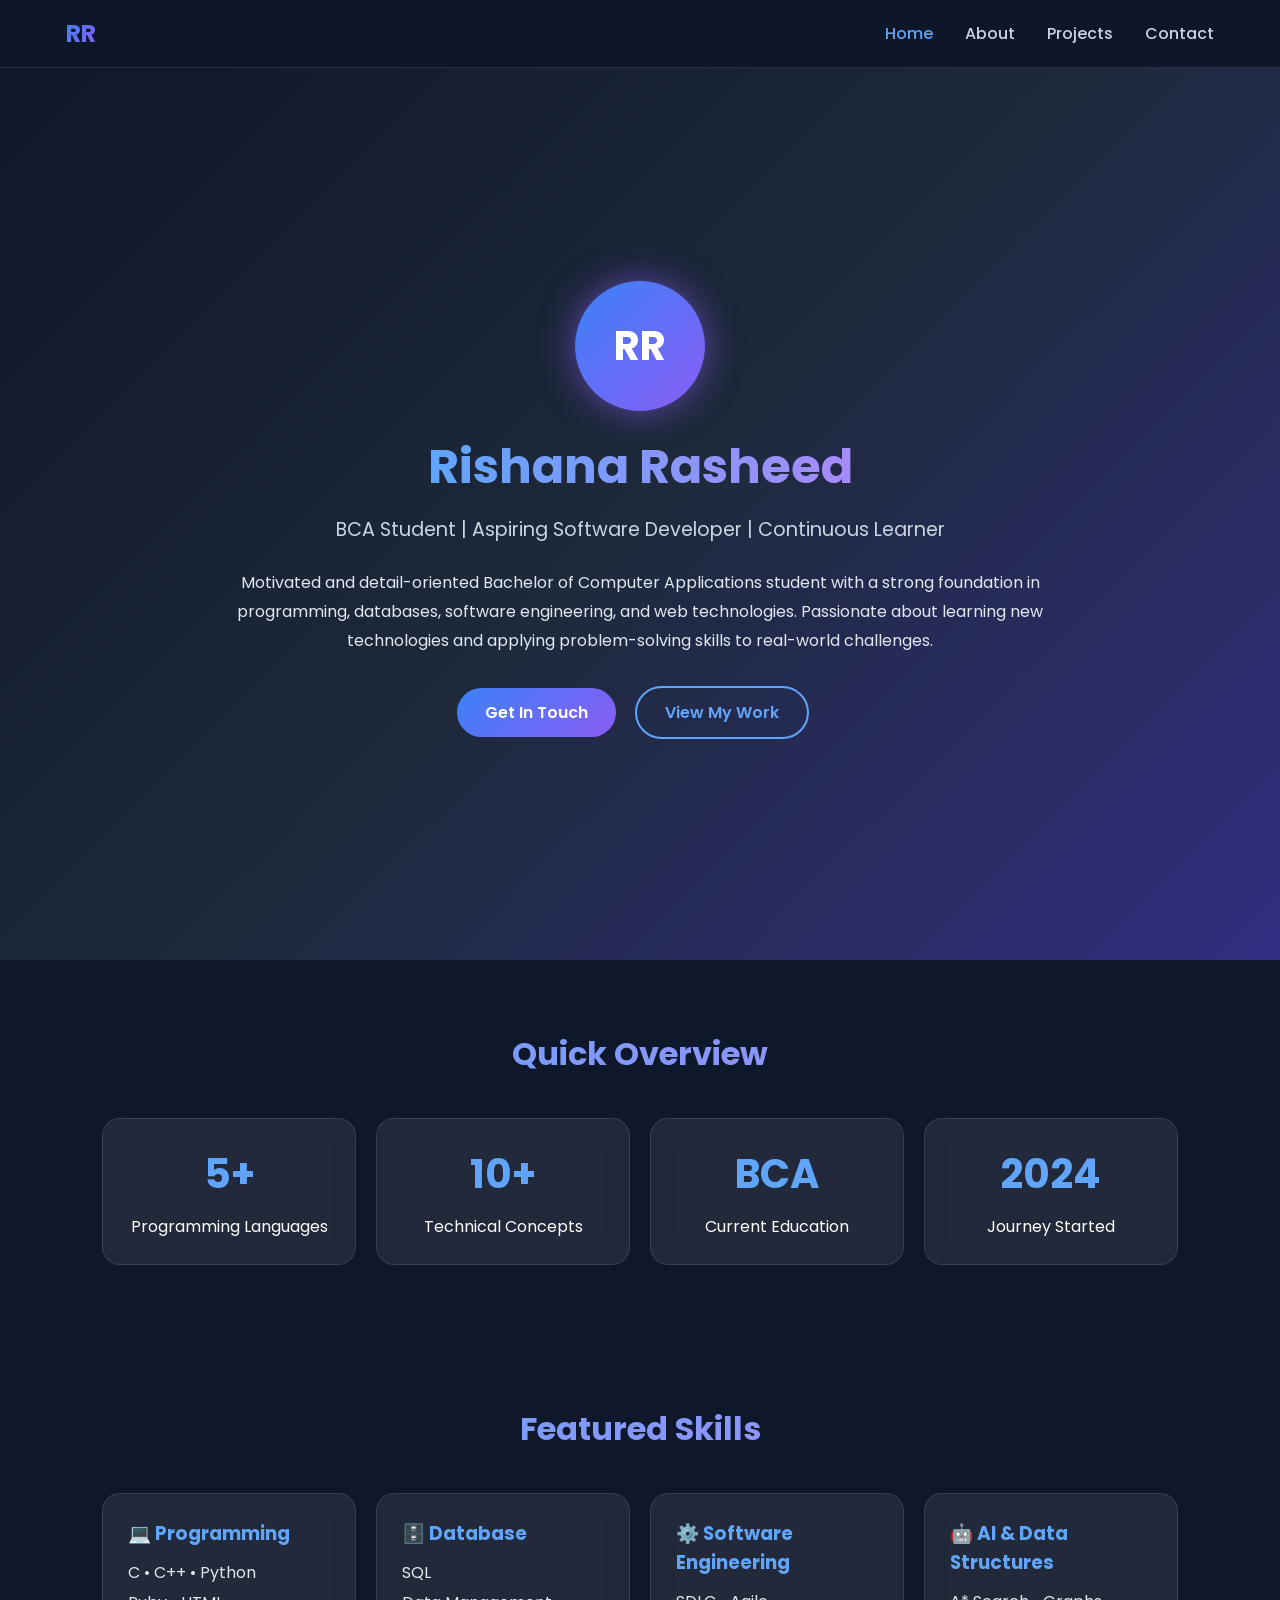
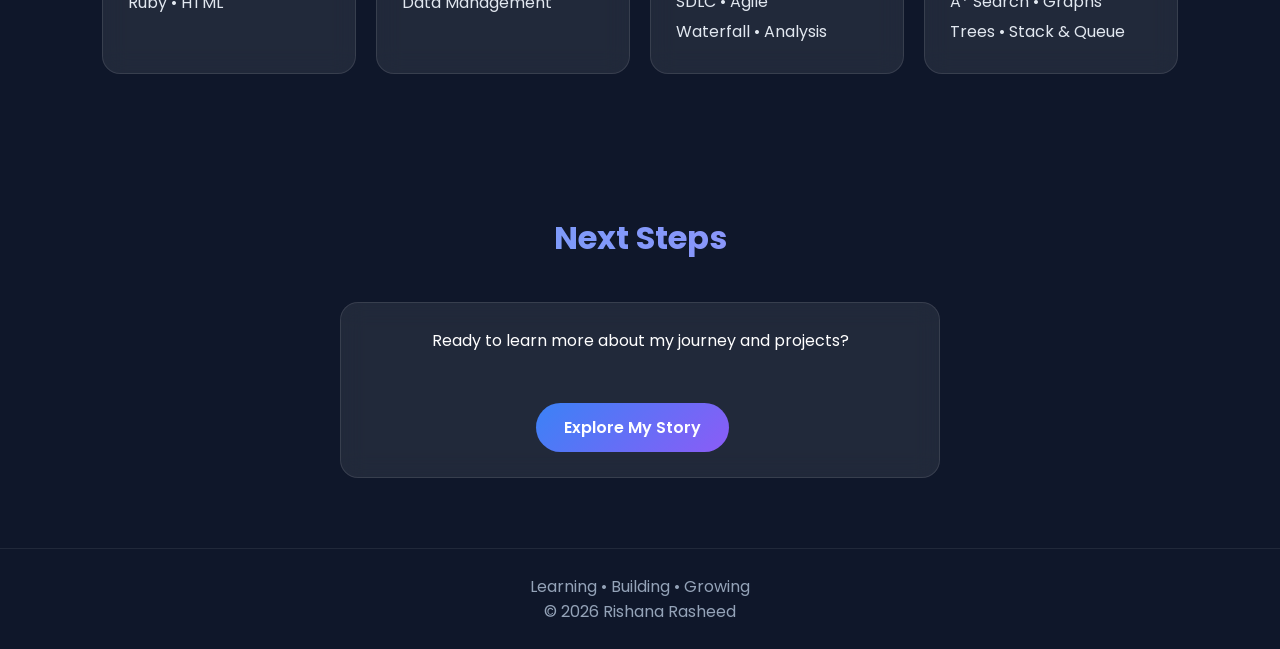
<file: index.html>
<!DOCTYPE html>
<html lang="en">
<head>
<meta charset="UTF-8">
<meta name="viewport" content="width=device-width, initial-scale=1.0">
<title>Rishana Rasheed | Portfolio</title>

<link href="https://fonts.googleapis.com/css2?family=Poppins:wght@300;400;500;600;700&display=swap" rel="stylesheet">
<link rel="stylesheet" href="styles.css">

</head>
<body>

<!-- Navigation -->
<nav class="navbar">
    <div class="nav-container">
        <div class="nav-logo">
            <a href="index.html">RR</a>
        </div>
        <ul class="nav-menu">
            <li><a href="index.html" class="active">Home</a></li>
            <li><a href="about.html">About</a></li>
            <li><a href="projects.html">Projects</a></li>
            <li><a href="contact.html">Contact</a></li>
        </ul>
        <div class="hamburger">
            <span></span>
            <span></span>
            <span></span>
        </div>
    </div>
</nav>

<header>
    <div class="hero fade">
        <div class="avatar">RR</div>

        <h1>
            <span class="highlight">Rishana Rasheed</span>
        </h1>

        <p class="tagline">
            BCA Student | Aspiring Software Developer | Continuous Learner
        </p>

        <p class="about">
            Motivated and detail-oriented Bachelor of Computer Applications
            student with a strong foundation in programming, databases,
            software engineering, and web technologies. Passionate about
            learning new technologies and applying problem-solving skills
            to real-world challenges.
        </p>

        <a href="contact.html" class="btn">Get In Touch</a>
        <a href="projects.html" class="btn btn-secondary">View My Work</a>
    </div>
</header>

<section>
    <h2 class="section-title">Quick Overview</h2>
    
    <div class="stats">
        <div class="glass stat">
            <h2>5+</h2>
            <p>Programming Languages</p>
        </div>

        <div class="glass stat">
            <h2>10+</h2>
            <p>Technical Concepts</p>
        </div>

        <div class="glass stat">
            <h2>BCA</h2>
            <p>Current Education</p>
        </div>

        <div class="glass stat">
            <h2>2024</h2>
            <p>Journey Started</p>
        </div>
    </div>
</section>

<section>
    <h2 class="section-title">Featured Skills</h2>
    
    <div class="cards">
        <div class="glass card">
            <h3>💻 Programming</h3>
            <p class="skills-list">
                C • C++ • Python<br>
                Ruby • HTML
            </p>
        </div>

        <div class="glass card">
            <h3>🗄️ Database</h3>
            <p class="skills-list">
                SQL<br>
                Data Management
            </p>
        </div>

        <div class="glass card">
            <h3>⚙️ Software Engineering</h3>
            <p class="skills-list">
                SDLC • Agile<br>
                Waterfall • Analysis
            </p>
        </div>

        <div class="glass card">
            <h3>🤖 AI & Data Structures</h3>
            <p class="skills-list">
                A* Search • Graphs<br>
                Trees • Stack & Queue
            </p>
        </div>
    </div>
</section>

<section>
    <h2 class="section-title">Next Steps</h2>
    
    <div class="glass" style="text-align: center; max-width: 600px; margin: auto;">
        <p style="margin-bottom: 20px;">Ready to learn more about my journey and projects?</p>
        <a href="about.html" class="btn">Explore My Story</a>
    </div>
</section>

<footer>
    Learning • Building • Growing <br>
    © 2026 Rishana Rasheed
</footer>

<script src="script.js"></script>
</body>
</html>
</file>
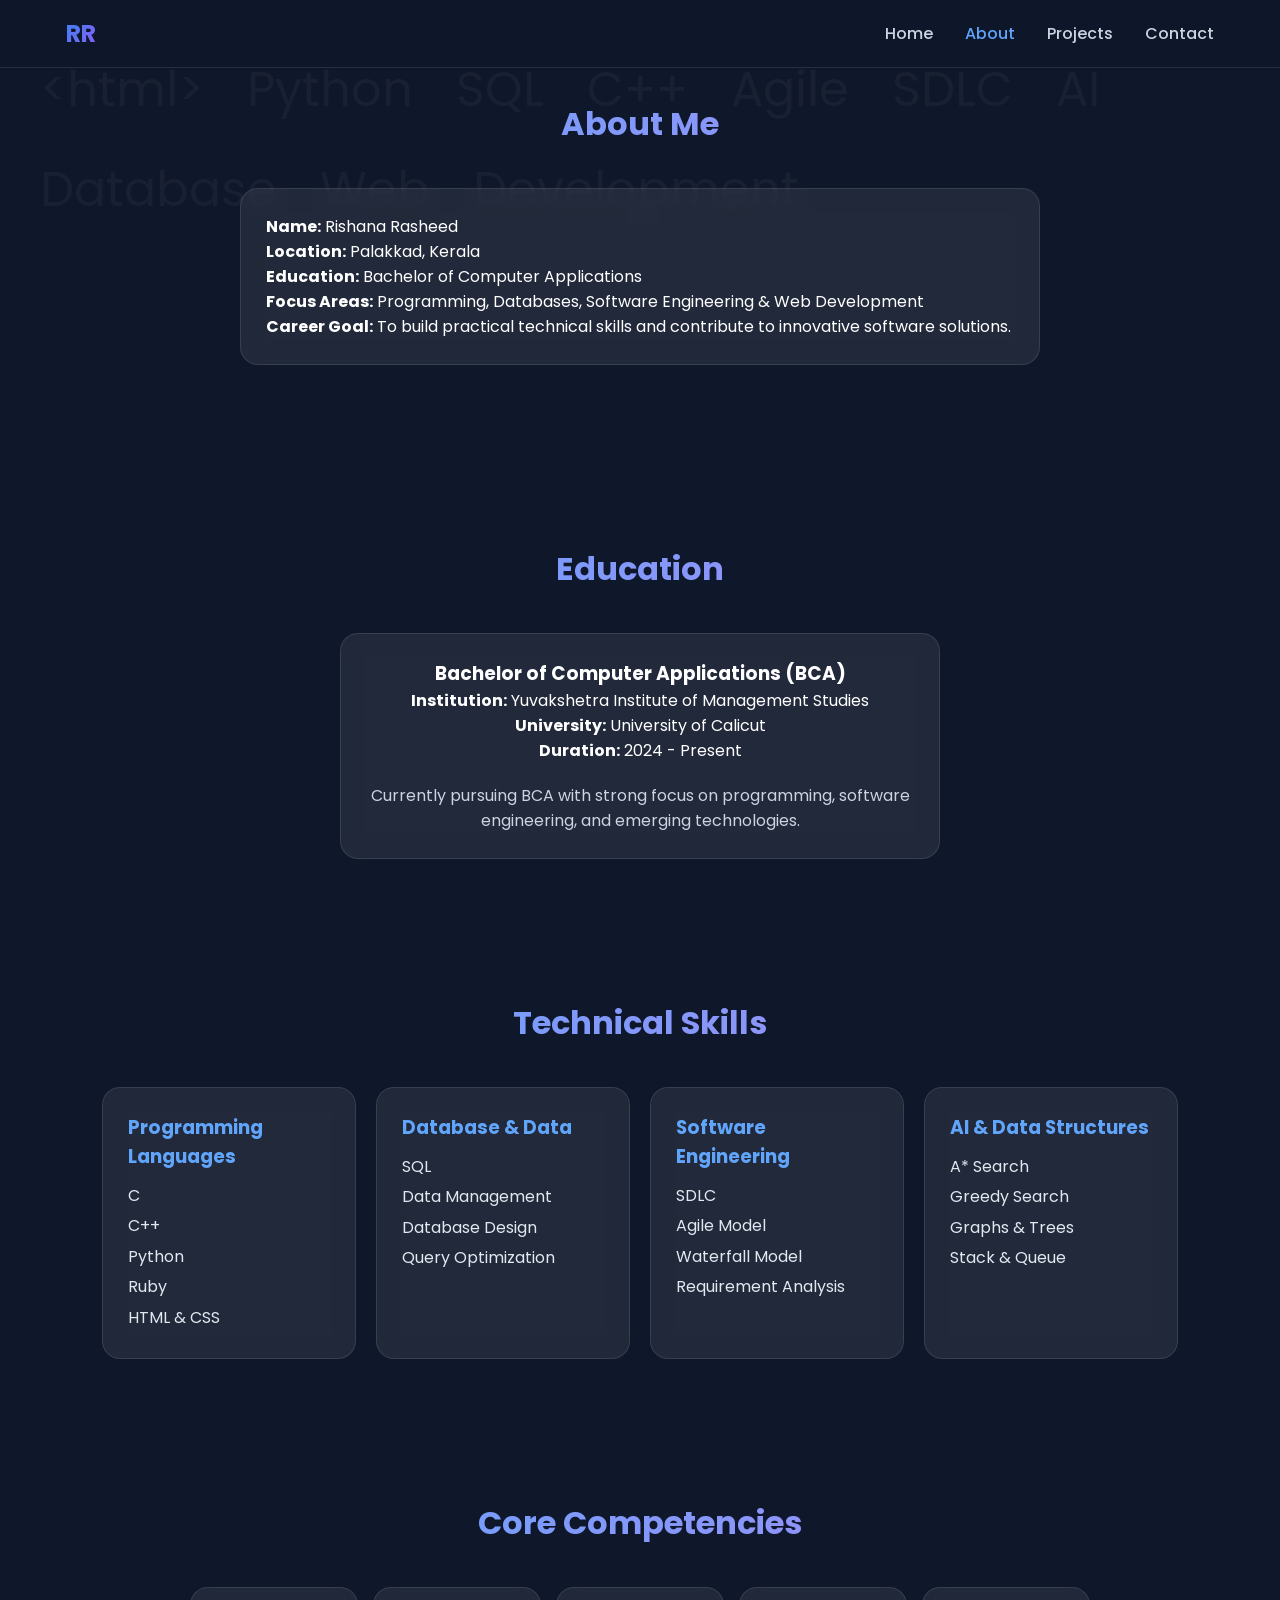
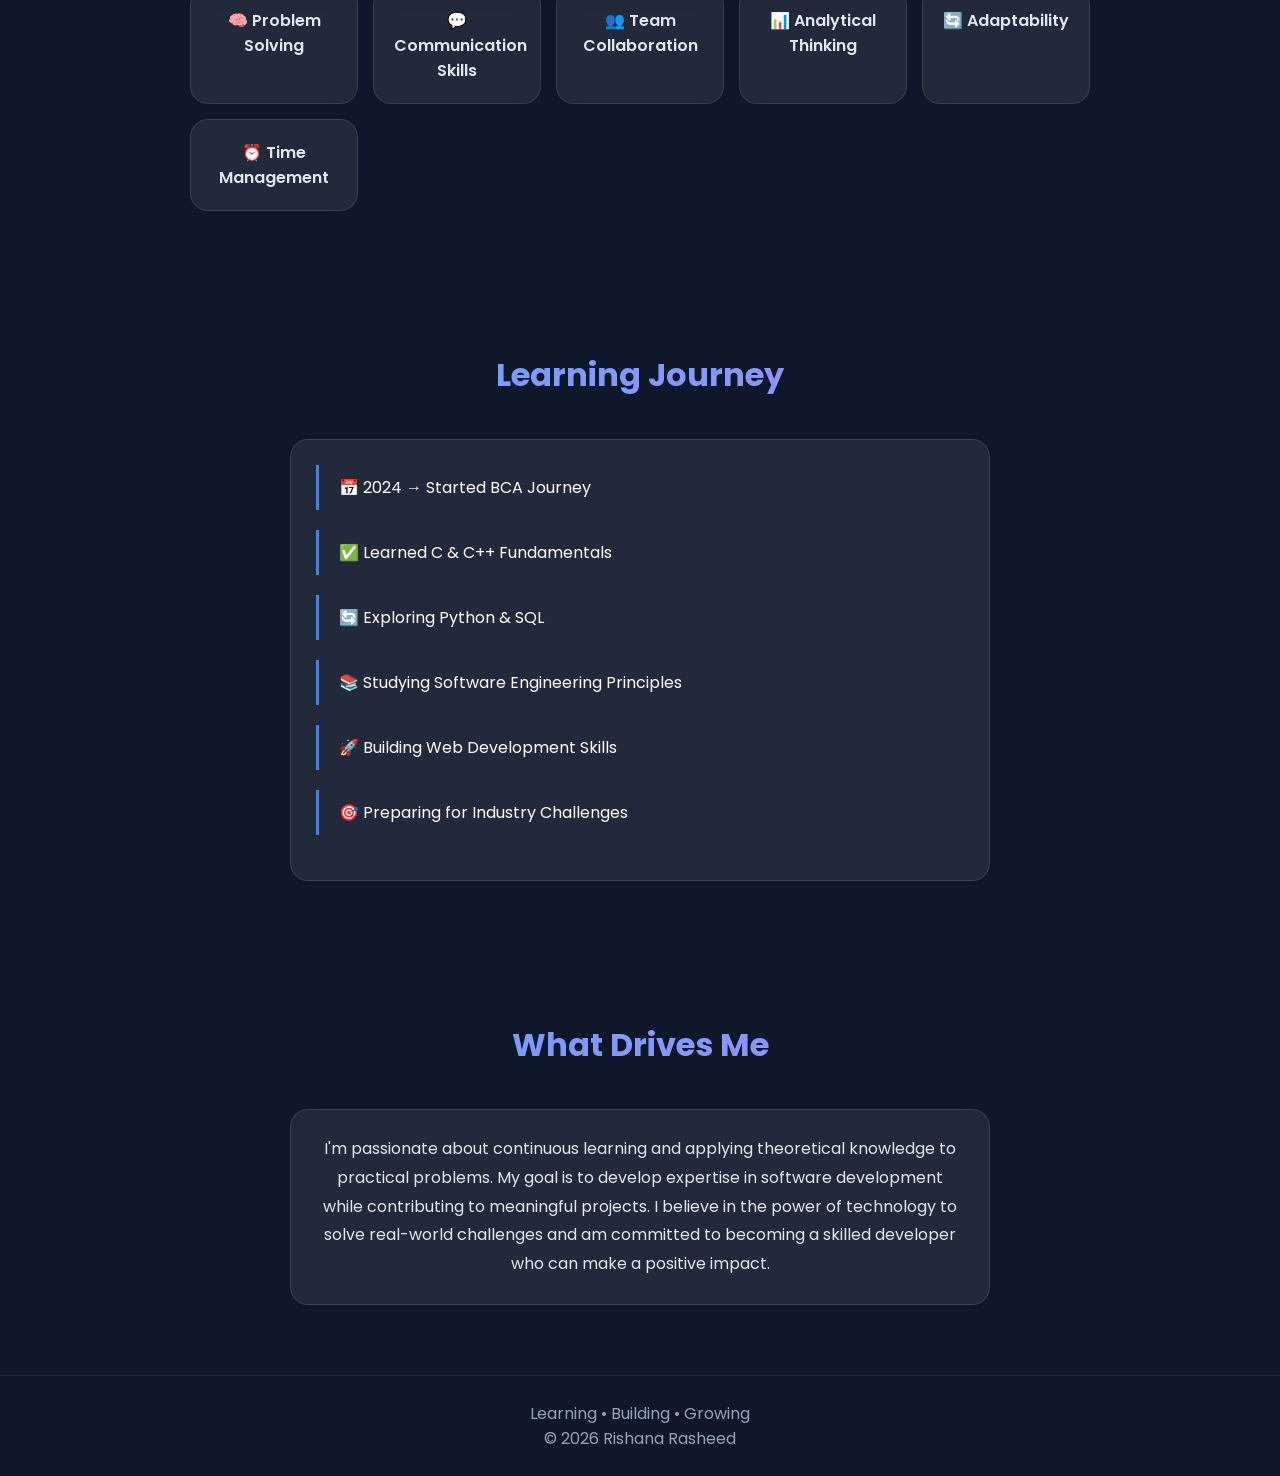
<file: about.html>
<!DOCTYPE html>
<html lang="en">
<head>
<meta charset="UTF-8">
<meta name="viewport" content="width=device-width, initial-scale=1.0">
<title>About Me | Rishana Rasheed</title>

<link href="https://fonts.googleapis.com/css2?family=Poppins:wght@300;400;500;600;700&display=swap" rel="stylesheet">
<link rel="stylesheet" href="styles.css">

</head>
<body>

<!-- Navigation -->
<nav class="navbar">
    <div class="nav-container">
        <div class="nav-logo">
            <a href="index.html">RR</a>
        </div>
        <ul class="nav-menu">
            <li><a href="index.html">Home</a></li>
            <li><a href="about.html" class="active">About</a></li>
            <li><a href="projects.html">Projects</a></li>
            <li><a href="contact.html">Contact</a></li>
        </ul>
        <div class="hamburger">
            <span></span>
            <span></span>
            <span></span>
        </div>
    </div>
</nav>

<section style="padding-top: 100px;">
    <h2 class="section-title">About Me</h2>

    <div class="glass" style="max-width: 800px; margin: auto; margin-bottom: 40px;">
        <p><strong>Name:</strong> Rishana Rasheed</p>
        <p><strong>Location:</strong> Palakkad, Kerala</p>
        <p><strong>Education:</strong> Bachelor of Computer Applications</p>
        <p><strong>Focus Areas:</strong> Programming, Databases, Software Engineering & Web Development</p>
        <p><strong>Career Goal:</strong> To build practical technical skills and contribute to innovative software solutions.</p>
    </div>
</section>

<section>
    <h2 class="section-title">Education</h2>

    <div class="glass education" style="max-width: 600px; margin: auto;">
        <h3>Bachelor of Computer Applications (BCA)</h3>
        <p><strong>Institution:</strong> Yuvakshetra Institute of Management Studies</p>
        <p><strong>University:</strong> University of Calicut</p>
        <p><strong>Duration:</strong> 2024 - Present</p>
        <p style="margin-top: 20px; color: #cbd5e1;">Currently pursuing BCA with strong focus on programming, software engineering, and emerging technologies.</p>
    </div>
</section>

<section>
    <h2 class="section-title">Technical Skills</h2>

    <div class="cards">

        <div class="glass card">
            <h3>Programming Languages</h3>
            <p class="skills-list">
                C<br>
                C++<br>
                Python<br>
                Ruby<br>
                HTML & CSS
            </p>
        </div>

        <div class="glass card">
            <h3>Database & Data</h3>
            <p class="skills-list">
                SQL<br>
                Data Management<br>
                Database Design<br>
                Query Optimization
            </p>
        </div>

        <div class="glass card">
            <h3>Software Engineering</h3>
            <p class="skills-list">
                SDLC<br>
                Agile Model<br>
                Waterfall Model<br>
                Requirement Analysis
            </p>
        </div>

        <div class="glass card">
            <h3>AI & Data Structures</h3>
            <p class="skills-list">
                A* Search<br>
                Greedy Search<br>
                Graphs & Trees<br>
                Stack & Queue
            </p>
        </div>

    </div>
</section>

<section>
    <h2 class="section-title">Core Competencies</h2>

    <div class="competencies-grid">
        <div class="glass">🧠 Problem Solving</div>
        <div class="glass">💬 Communication Skills</div>
        <div class="glass">👥 Team Collaboration</div>
        <div class="glass">📊 Analytical Thinking</div>
        <div class="glass">🔄 Adaptability</div>
        <div class="glass">⏰ Time Management</div>
    </div>
</section>

<section>
    <h2 class="section-title">Learning Journey</h2>

    <div class="glass timeline" style="max-width: 700px; margin: auto;">
        <div class="timeline-item">📅 2024 → Started BCA Journey</div>
        <div class="timeline-item">✅ Learned C & C++ Fundamentals</div>
        <div class="timeline-item">🔄 Exploring Python & SQL</div>
        <div class="timeline-item">📚 Studying Software Engineering Principles</div>
        <div class="timeline-item">🚀 Building Web Development Skills</div>
        <div class="timeline-item">🎯 Preparing for Industry Challenges</div>
    </div>
</section>

<section>
    <h2 class="section-title">What Drives Me</h2>

    <div class="glass" style="max-width: 700px; margin: auto; text-align: center;">
        <p style="line-height: 1.8; color: #e2e8f0;">
            I'm passionate about continuous learning and applying theoretical knowledge to practical problems. 
            My goal is to develop expertise in software development while contributing to meaningful projects. 
            I believe in the power of technology to solve real-world challenges and am committed to becoming 
            a skilled developer who can make a positive impact.
        </p>
    </div>
</section>

<footer>
    Learning • Building • Growing <br>
    © 2026 Rishana Rasheed
</footer>

<script src="script.js"></script>
</body>
</html>
</file>
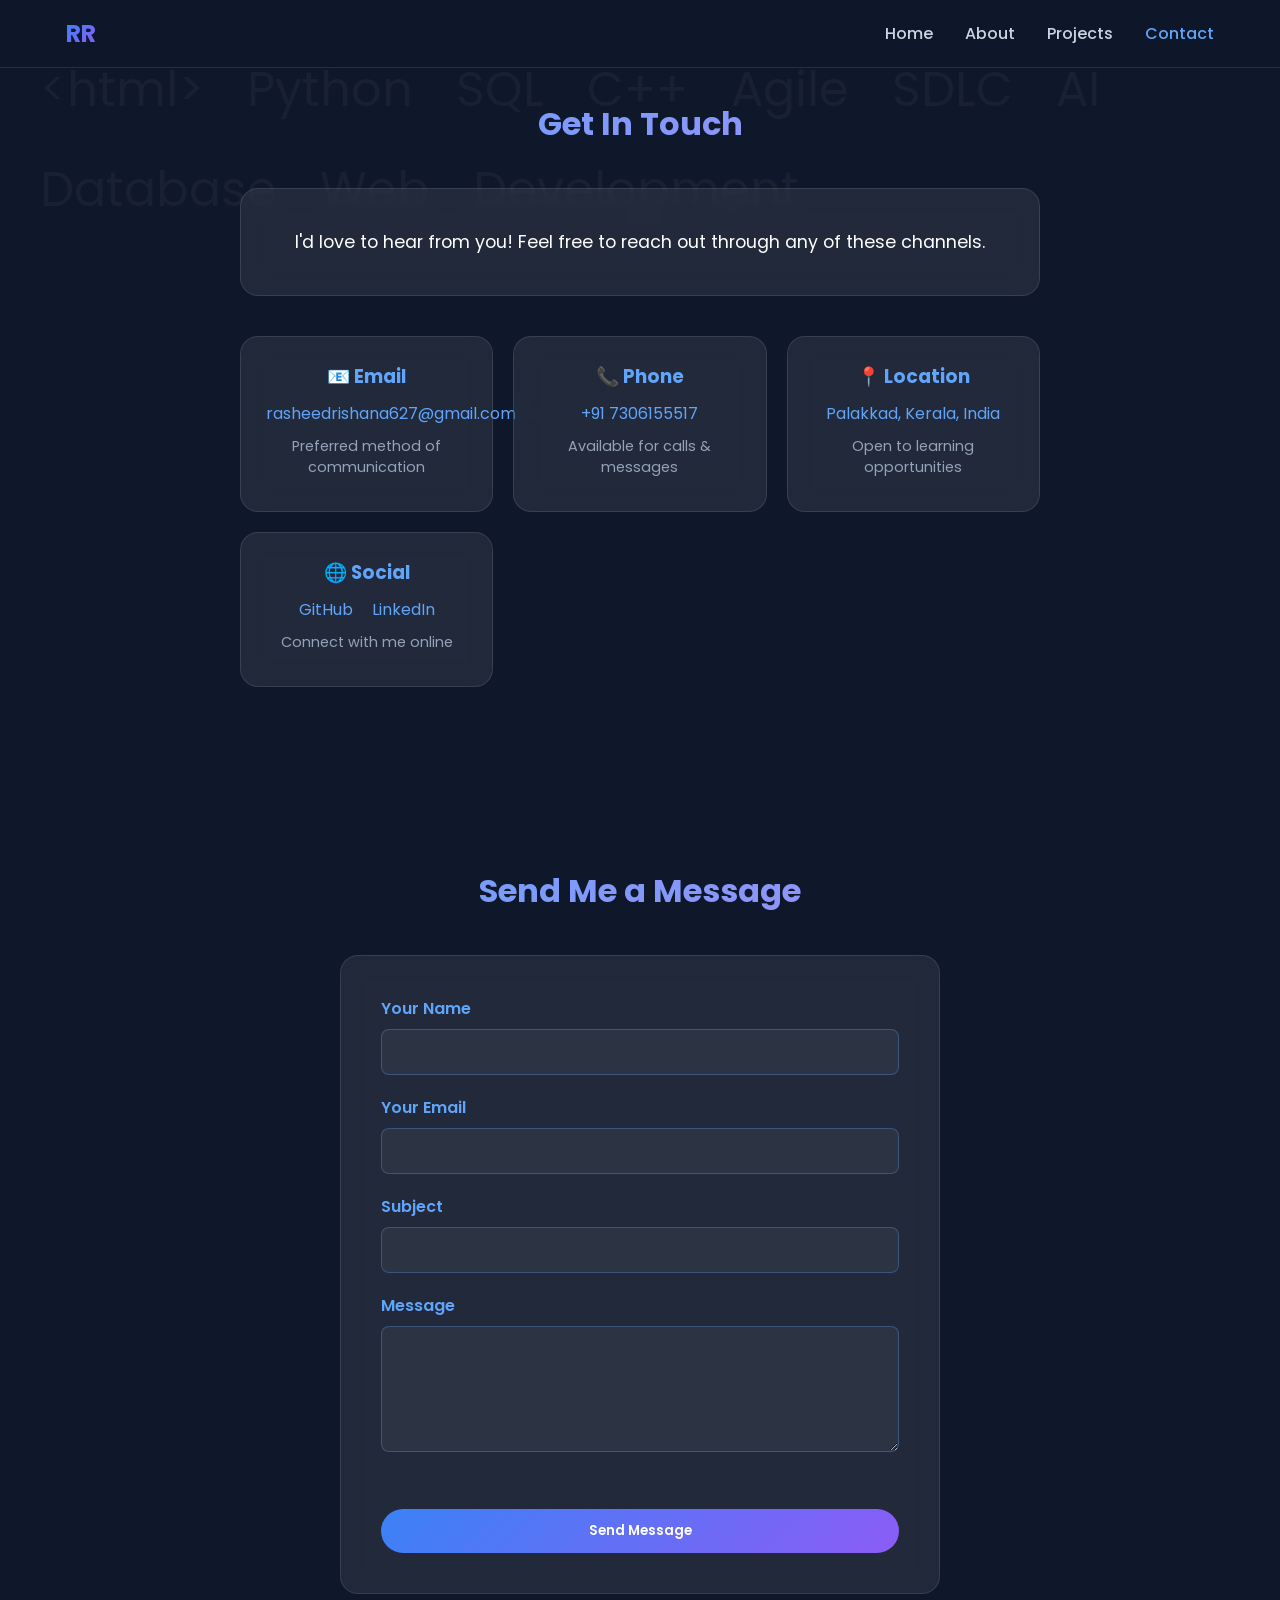
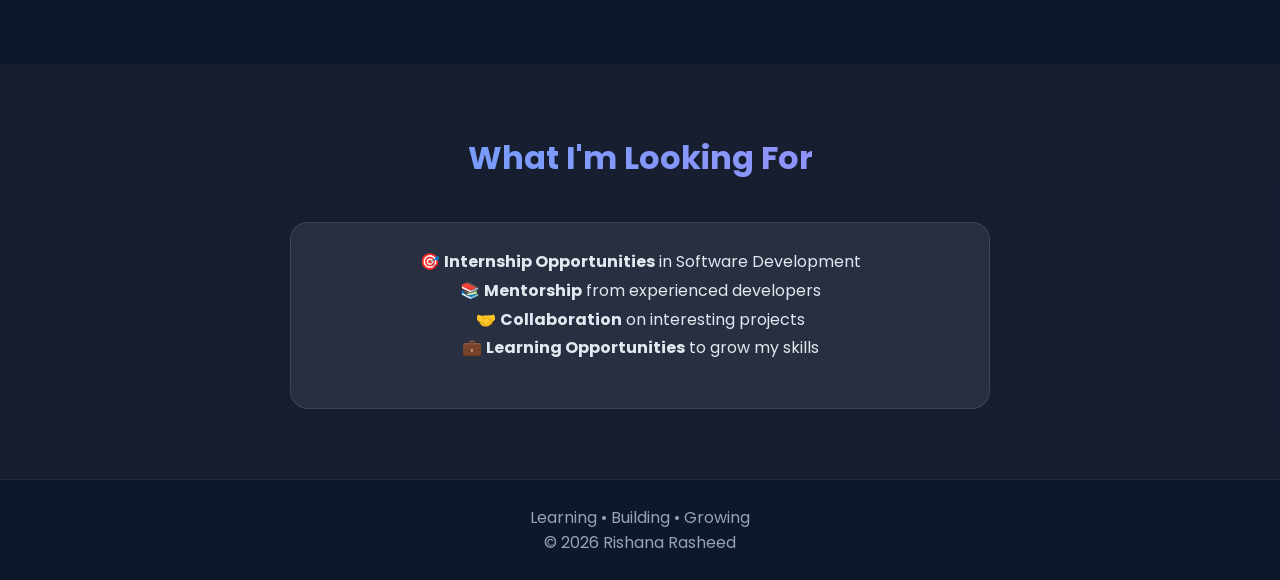
<file: contact.html>
<!DOCTYPE html>
<html lang="en">
<head>
<meta charset="UTF-8">
<meta name="viewport" content="width=device-width, initial-scale=1.0">
<title>Contact | Rishana Rasheed</title>

<link href="https://fonts.googleapis.com/css2?family=Poppins:wght@300;400;500;600;700&display=swap" rel="stylesheet">
<link rel="stylesheet" href="styles.css">

</head>
<body>

<!-- Navigation -->
<nav class="navbar">
    <div class="nav-container">
        <div class="nav-logo">
            <a href="index.html">RR</a>
        </div>
        <ul class="nav-menu">
            <li><a href="index.html">Home</a></li>
            <li><a href="about.html">About</a></li>
            <li><a href="projects.html">Projects</a></li>
            <li><a href="contact.html" class="active">Contact</a></li>
        </ul>
        <div class="hamburger">
            <span></span>
            <span></span>
            <span></span>
        </div>
    </div>
</nav>

<section style="padding-top: 100px;">
    <h2 class="section-title">Get In Touch</h2>

    <div style="max-width: 800px; margin: auto;">
        <div class="glass contact-info" style="margin-bottom: 40px; text-align: center;">
            <p style="font-size: 1.1rem; margin: 15px 0;">I'd love to hear from you! Feel free to reach out through any of these channels.</p>
        </div>

        <div class="contact-grid">
            <div class="glass contact-item">
                <h3>📧 Email</h3>
                <p><a href="mailto:rasheedrishana627@gmail.com" style="color: #60a5fa; text-decoration: none;">rasheedrishana627@gmail.com</a></p>
                <p style="font-size: 0.9rem; color: #94a3b8; margin-top: 10px;">Preferred method of communication</p>
            </div>

            <div class="glass contact-item">
                <h3>📞 Phone</h3>
                <p><a href="tel:+917306155517" style="color: #60a5fa; text-decoration: none;">+91 7306155517</a></p>
                <p style="font-size: 0.9rem; color: #94a3b8; margin-top: 10px;">Available for calls & messages</p>
            </div>

            <div class="glass contact-item">
                <h3>📍 Location</h3>
                <p style="color: #60a5fa;">Palakkad, Kerala, India</p>
                <p style="font-size: 0.9rem; color: #94a3b8; margin-top: 10px;">Open to learning opportunities</p>
            </div>

            <div class="glass contact-item">
                <h3>🌐 Social</h3>
                <p style="margin: 10px 0;">
                    <a href="#" style="color: #60a5fa; text-decoration: none; margin-right: 15px;">GitHub</a>
                    <a href="#" style="color: #60a5fa; text-decoration: none;">LinkedIn</a>
                </p>
                <p style="font-size: 0.9rem; color: #94a3b8; margin-top: 10px;">Connect with me online</p>
            </div>
        </div>
    </div>
</section>

<section>
    <h2 class="section-title">Send Me a Message</h2>

    <div class="glass contact-form" style="max-width: 600px; margin: auto;">
        <form id="contactForm">
            <div class="form-group">
                <label for="name">Your Name</label>
                <input type="text" id="name" name="name" required>
            </div>

            <div class="form-group">
                <label for="email">Your Email</label>
                <input type="email" id="email" name="email" required>
            </div>

            <div class="form-group">
                <label for="subject">Subject</label>
                <input type="text" id="subject" name="subject" required>
            </div>

            <div class="form-group">
                <label for="message">Message</label>
                <textarea id="message" name="message" rows="5" required></textarea>
            </div>

            <button type="submit" class="btn" style="width: 100%; text-align: center; border: none; cursor: pointer;">
                Send Message
            </button>

            <p id="formMessage" style="text-align: center; margin-top: 15px; display: none;"></p>
        </form>
    </div>
</section>

<section style="background: rgba(255,255,255,0.03);">
    <h2 class="section-title">What I'm Looking For</h2>

    <div class="glass" style="max-width: 700px; margin: auto; text-align: center;">
        <p style="line-height: 1.8; color: #e2e8f0; margin-bottom: 20px;">
            🎯 <strong>Internship Opportunities</strong> in Software Development<br>
            📚 <strong>Mentorship</strong> from experienced developers<br>
            🤝 <strong>Collaboration</strong> on interesting projects<br>
            💼 <strong>Learning Opportunities</strong> to grow my skills
        </p>
    </div>
</section>

<footer>
    Learning • Building • Growing <br>
    © 2026 Rishana Rasheed
</footer>

<script src="script.js"></script>
</body>
</html>
</file>
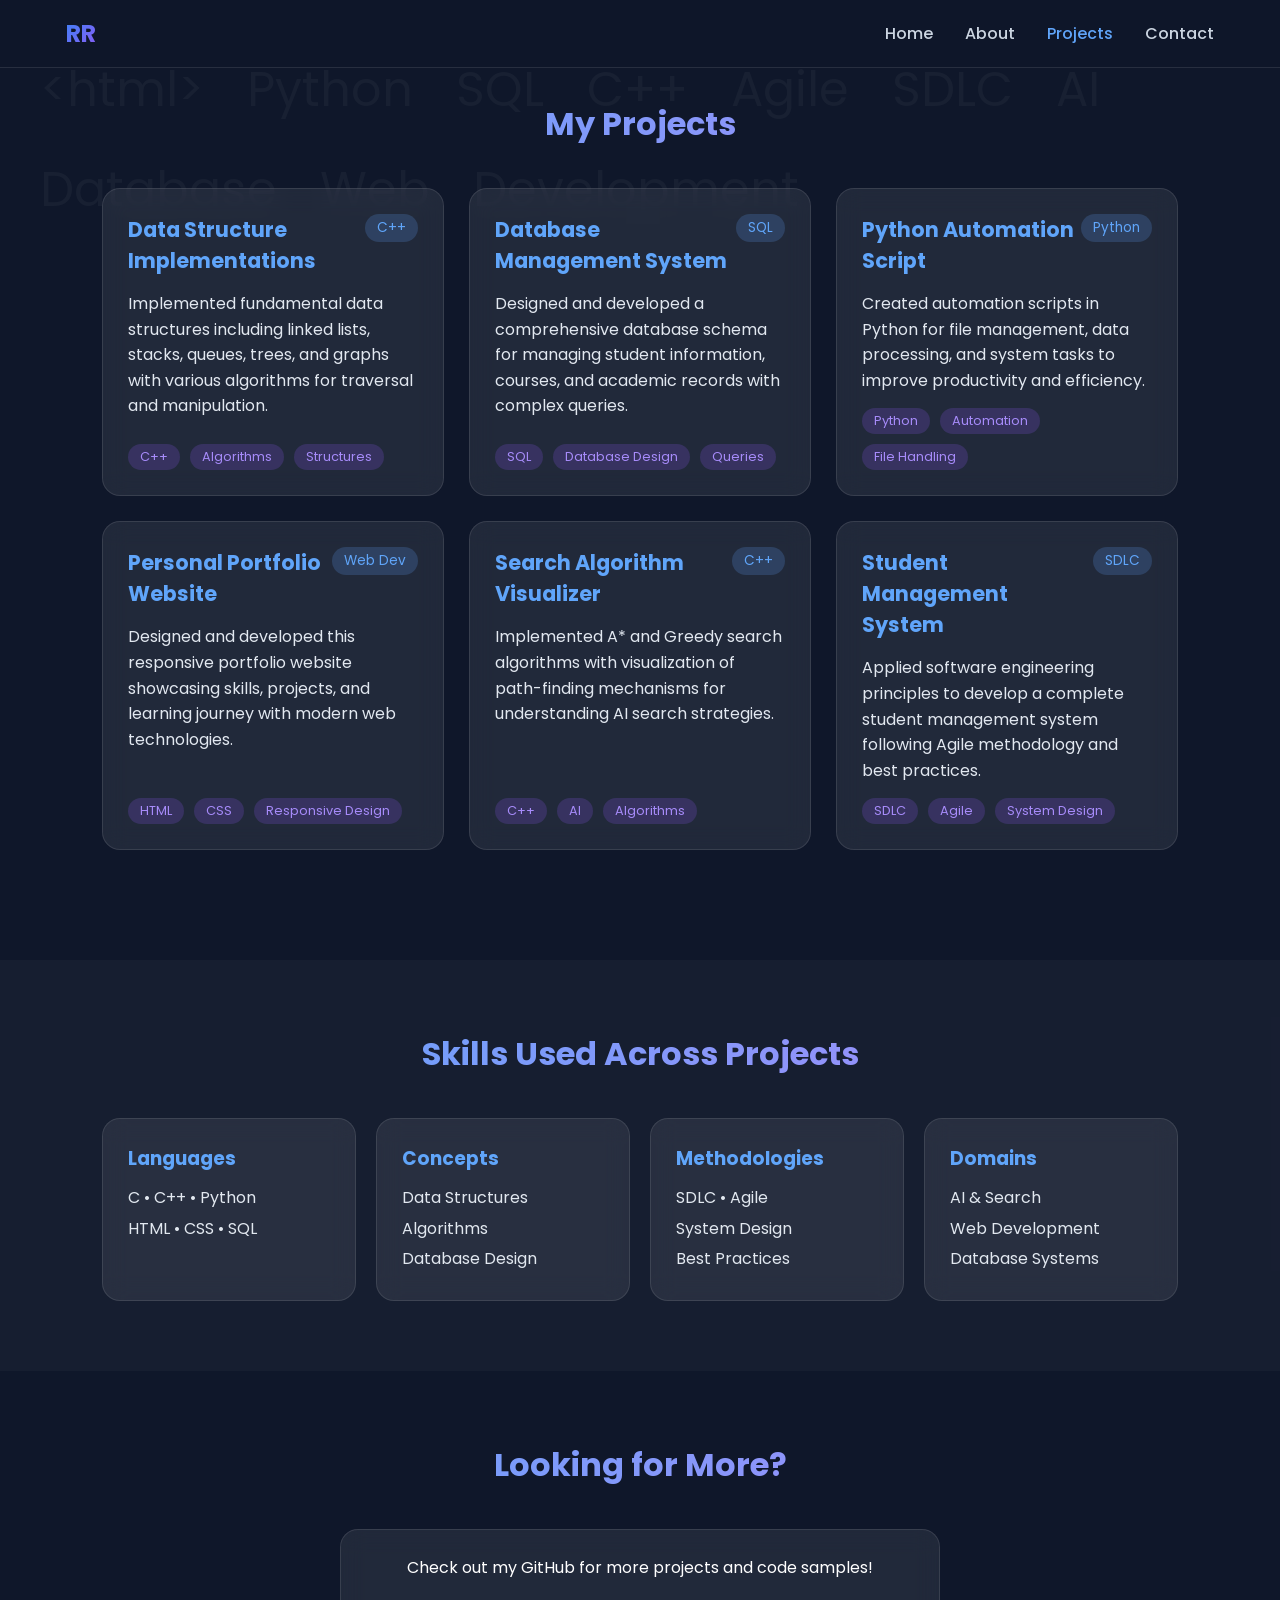
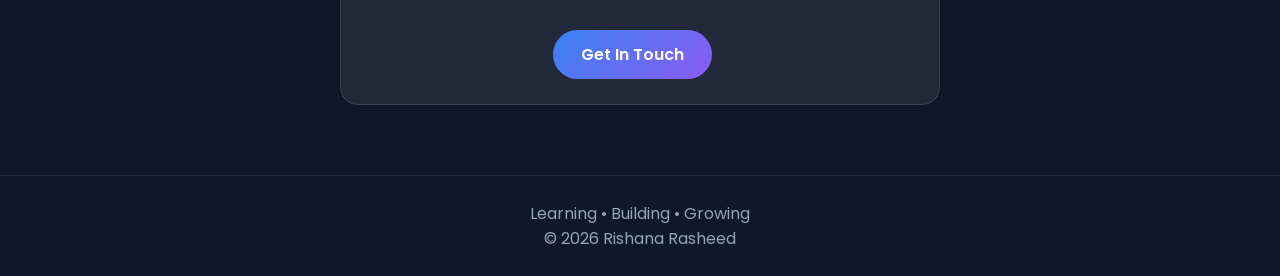
<file: projects.html>
<!DOCTYPE html>
<html lang="en">
<head>
<meta charset="UTF-8">
<meta name="viewport" content="width=device-width, initial-scale=1.0">
<title>Projects | Rishana Rasheed</title>

<link href="https://fonts.googleapis.com/css2?family=Poppins:wght@300;400;500;600;700&display=swap" rel="stylesheet">
<link rel="stylesheet" href="styles.css">

</head>
<body>

<!-- Navigation -->
<nav class="navbar">
    <div class="nav-container">
        <div class="nav-logo">
            <a href="index.html">RR</a>
        </div>
        <ul class="nav-menu">
            <li><a href="index.html">Home</a></li>
            <li><a href="about.html">About</a></li>
            <li><a href="projects.html" class="active">Projects</a></li>
            <li><a href="contact.html">Contact</a></li>
        </ul>
        <div class="hamburger">
            <span></span>
            <span></span>
            <span></span>
        </div>
    </div>
</nav>

<section style="padding-top: 100px;">
    <h2 class="section-title">My Projects</h2>

    <div class="projects-grid">
        <!-- Project 1 -->
        <div class="glass project-card">
            <div class="project-header">
                <h3>Data Structure Implementations</h3>
                <span class="project-tag">C++</span>
            </div>
            <p class="project-description">
                Implemented fundamental data structures including linked lists, stacks, queues, 
                trees, and graphs with various algorithms for traversal and manipulation.
            </p>
            <div class="project-skills">
                <span class="skill-badge">C++</span>
                <span class="skill-badge">Algorithms</span>
                <span class="skill-badge">Structures</span>
            </div>
        </div>

        <!-- Project 2 -->
        <div class="glass project-card">
            <div class="project-header">
                <h3>Database Management System</h3>
                <span class="project-tag">SQL</span>
            </div>
            <p class="project-description">
                Designed and developed a comprehensive database schema for managing student 
                information, courses, and academic records with complex queries.
            </p>
            <div class="project-skills">
                <span class="skill-badge">SQL</span>
                <span class="skill-badge">Database Design</span>
                <span class="skill-badge">Queries</span>
            </div>
        </div>

        <!-- Project 3 -->
        <div class="glass project-card">
            <div class="project-header">
                <h3>Python Automation Script</h3>
                <span class="project-tag">Python</span>
            </div>
            <p class="project-description">
                Created automation scripts in Python for file management, data processing, 
                and system tasks to improve productivity and efficiency.
            </p>
            <div class="project-skills">
                <span class="skill-badge">Python</span>
                <span class="skill-badge">Automation</span>
                <span class="skill-badge">File Handling</span>
            </div>
        </div>

        <!-- Project 4 -->
        <div class="glass project-card">
            <div class="project-header">
                <h3>Personal Portfolio Website</h3>
                <span class="project-tag">Web Dev</span>
            </div>
            <p class="project-description">
                Designed and developed this responsive portfolio website showcasing skills, 
                projects, and learning journey with modern web technologies.
            </p>
            <div class="project-skills">
                <span class="skill-badge">HTML</span>
                <span class="skill-badge">CSS</span>
                <span class="skill-badge">Responsive Design</span>
            </div>
        </div>

        <!-- Project 5 -->
        <div class="glass project-card">
            <div class="project-header">
                <h3>Search Algorithm Visualizer</h3>
                <span class="project-tag">C++</span>
            </div>
            <p class="project-description">
                Implemented A* and Greedy search algorithms with visualization of path-finding 
                mechanisms for understanding AI search strategies.
            </p>
            <div class="project-skills">
                <span class="skill-badge">C++</span>
                <span class="skill-badge">AI</span>
                <span class="skill-badge">Algorithms</span>
            </div>
        </div>

        <!-- Project 6 -->
        <div class="glass project-card">
            <div class="project-header">
                <h3>Student Management System</h3>
                <span class="project-tag">SDLC</span>
            </div>
            <p class="project-description">
                Applied software engineering principles to develop a complete student management 
                system following Agile methodology and best practices.
            </p>
            <div class="project-skills">
                <span class="skill-badge">SDLC</span>
                <span class="skill-badge">Agile</span>
                <span class="skill-badge">System Design</span>
            </div>
        </div>
    </div>
</section>

<section style="background: rgba(255,255,255,0.03);">
    <h2 class="section-title">Skills Used Across Projects</h2>

    <div class="cards">
        <div class="glass card">
            <h3>Languages</h3>
            <p class="skills-list">
                C • C++ • Python<br>
                HTML • CSS • SQL
            </p>
        </div>

        <div class="glass card">
            <h3>Concepts</h3>
            <p class="skills-list">
                Data Structures<br>
                Algorithms<br>
                Database Design
            </p>
        </div>

        <div class="glass card">
            <h3>Methodologies</h3>
            <p class="skills-list">
                SDLC • Agile<br>
                System Design<br>
                Best Practices
            </p>
        </div>

        <div class="glass card">
            <h3>Domains</h3>
            <p class="skills-list">
                AI & Search<br>
                Web Development<br>
                Database Systems
            </p>
        </div>
    </div>
</section>

<section>
    <h2 class="section-title">Looking for More?</h2>
    
    <div class="glass" style="text-align: center; max-width: 600px; margin: auto;">
        <p style="margin-bottom: 20px;">Check out my GitHub for more projects and code samples!</p>
        <a href="contact.html" class="btn">Get In Touch</a>
    </div>
</section>

<footer>
    Learning • Building • Growing <br>
    © 2026 Rishana Rasheed
</footer>

<script src="script.js"></script>
</body>
</html>
</file>
<file: styles.css>
*{
    margin:0;
    padding:0;
    box-sizing:border-box;
    font-family:'Poppins',sans-serif;
}

html{
    scroll-behavior:smooth;
}

body{
    background:#0f172a;
    color:#fff;
    overflow-x:hidden;
}

/* Background */
body::before{
    content:"<html>  Python  SQL  C++  Agile  SDLC  AI  Database  Web Development";
    position:fixed;
    top:0;
    left:0;
    width:100%;
    height:100%;
    color:rgba(255,255,255,0.04);
    font-size:3rem;
    line-height:100px;
    word-spacing:30px;
    z-index:-1;
    padding:40px;
}

/* Navigation */
.navbar {
    position: fixed;
    top: 0;
    width: 100%;
    background: rgba(15, 23, 42, 0.95);
    backdrop-filter: blur(10px);
    border-bottom: 1px solid rgba(255, 255, 255, 0.1);
    z-index: 1000;
    padding: 1rem 0;
}

.nav-container {
    max-width: 1200px;
    margin: 0 auto;
    padding: 0 2%;
    display: flex;
    justify-content: space-between;
    align-items: center;
}

.nav-logo a {
    font-size: 1.5rem;
    font-weight: 700;
    background: linear-gradient(135deg, #3b82f6, #8b5cf6);
    -webkit-background-clip: text;
    -webkit-text-fill-color: transparent;
    text-decoration: none;
}

.nav-menu {
    display: flex;
    list-style: none;
    gap: 2rem;
}

.nav-menu a {
    text-decoration: none;
    color: #cbd5e1;
    transition: 0.3s;
    font-weight: 500;
}

.nav-menu a:hover,
.nav-menu a.active {
    color: #60a5fa;
}

.hamburger {
    display: none;
    flex-direction: column;
    cursor: pointer;
}

.hamburger span {
    width: 25px;
    height: 3px;
    background: #60a5fa;
    margin: 5px 0;
    transition: 0.3s;
}

/* Header */
header{
    min-height:100vh;
    display:flex;
    justify-content:center;
    align-items:center;
    text-align:center;
    padding:20px;
    background:linear-gradient(135deg,#0f172a,#1e293b,#312e81);
    margin-top: 60px;
}

.hero{
    max-width:850px;
}

.avatar{
    width:130px;
    height:130px;
    margin:auto;
    border-radius:50%;
    display:flex;
    align-items:center;
    justify-content:center;
    font-size:2.5rem;
    font-weight:700;
    background:linear-gradient(135deg,#3b82f6,#8b5cf6);
    box-shadow:0 0 35px rgba(139,92,246,.6);
}

h1{
    margin-top:20px;
    font-size:3rem;
}

.highlight{
    background:linear-gradient(90deg,#60a5fa,#a78bfa);
    -webkit-background-clip:text;
    -webkit-text-fill-color:transparent;
}

.tagline{
    margin-top:12px;
    font-size:1.2rem;
    color:#cbd5e1;
}

.about{
    margin-top:25px;
    color:#e2e8f0;
    line-height:1.8;
}

.btn{
    display:inline-block;
    margin-top:30px;
    margin-right: 15px;
    padding:12px 28px;
    border-radius:30px;
    text-decoration:none;
    color:white;
    background:linear-gradient(135deg,#3b82f6,#8b5cf6);
    transition:.3s;
    border: none;
    cursor: pointer;
    font-weight: 600;
}

.btn:hover{
    transform:translateY(-4px);
    box-shadow: 0 10px 25px rgba(59, 130, 246, 0.4);
}

.btn-secondary {
    background: transparent;
    border: 2px solid #60a5fa;
    color: #60a5fa;
}

.btn-secondary:hover {
    background: rgba(96, 165, 250, 0.1);
}

/* Sections */
section{
    padding:70px 8%;
}

.section-title{
    text-align:center;
    margin-bottom:40px;
    font-size:2rem;
    background:linear-gradient(90deg,#60a5fa,#a78bfa);
    -webkit-background-clip:text;
    -webkit-text-fill-color:transparent;
}

.glass{
    background:rgba(255,255,255,0.08);
    backdrop-filter:blur(12px);
    border:1px solid rgba(255,255,255,0.1);
    border-radius:18px;
    padding:25px;
    transition:.3s;
}

.glass:hover{
    transform:translateY(-6px);
    border-color: rgba(96, 165, 250, 0.3);
}

.education{
    text-align:center;
}

.cards{
    display:grid;
    grid-template-columns:repeat(auto-fit,minmax(250px,1fr));
    gap:20px;
}

.card h3{
    margin-bottom:10px;
    color:#60a5fa;
}

.skills-list{
    line-height:1.9;
    color:#e2e8f0;
}

.timeline{
    max-width:700px;
    margin:auto;
}

.timeline-item{
    margin-bottom:20px;
    padding-left: 20px;
    border-left: 3px solid #3b82f6;
    padding-top: 10px;
    padding-bottom: 10px;
}

.stats{
    display:grid;
    grid-template-columns:repeat(auto-fit,minmax(180px,1fr));
    gap:20px;
}

.stat{
    text-align:center;
}

.stat h2{
    color:#60a5fa;
    font-size: 2.5rem;
    margin-bottom: 10px;
}

/* Projects */
.projects-grid {
    display: grid;
    grid-template-columns: repeat(auto-fit, minmax(300px, 1fr));
    gap: 25px;
    margin-bottom: 40px;
}

.project-card {
    display: flex;
    flex-direction: column;
    height: 100%;
}

.project-header {
    display: flex;
    justify-content: space-between;
    align-items: start;
    margin-bottom: 15px;
}

.project-header h3 {
    color: #60a5fa;
    font-size: 1.3rem;
    margin: 0;
}

.project-tag {
    background: rgba(96, 165, 250, 0.2);
    color: #60a5fa;
    padding: 4px 12px;
    border-radius: 20px;
    font-size: 0.85rem;
    white-space: nowrap;
}

.project-description {
    color: #e2e8f0;
    line-height: 1.6;
    margin-bottom: 15px;
    flex-grow: 1;
}

.project-skills {
    display: flex;
    gap: 10px;
    flex-wrap: wrap;
}

.skill-badge {
    background: rgba(139, 92, 246, 0.2);
    color: #a78bfa;
    padding: 4px 12px;
    border-radius: 15px;
    font-size: 0.8rem;
}

/* Competencies Grid */
.competencies-grid {
    display: grid;
    grid-template-columns: repeat(auto-fit, minmax(150px, 1fr));
    gap: 15px;
    max-width: 900px;
    margin: auto;
}

.competencies-grid .glass {
    text-align: center;
    padding: 20px;
    font-weight: 600;
    color: #e2e8f0;
}

/* Contact */
.contact{
    text-align:center;
}

.contact p{
    margin:10px 0;
}

.contact-grid {
    display: grid;
    grid-template-columns: repeat(auto-fit, minmax(200px, 1fr));
    gap: 20px;
    margin-bottom: 40px;
}

.contact-item {
    text-align: center;
}

.contact-item h3 {
    color: #60a5fa;
    margin-bottom: 10px;
}

.contact-item p {
    color: #e2e8f0;
    margin: 8px 0;
}

/* Contact Form */
.contact-form {
    padding: 40px;
}

.form-group {
    margin-bottom: 20px;
}

.form-group label {
    display: block;
    margin-bottom: 8px;
    color: #60a5fa;
    font-weight: 600;
}

.form-group input,
.form-group textarea {
    width: 100%;
    padding: 12px;
    background: rgba(255, 255, 255, 0.05);
    border: 1px solid rgba(96, 165, 250, 0.3);
    border-radius: 8px;
    color: #fff;
    font-family: inherit;
    transition: 0.3s;
}

.form-group input:focus,
.form-group textarea:focus {
    outline: none;
    border-color: #60a5fa;
    background: rgba(255, 255, 255, 0.08);
}

/* Footer */
footer{
    text-align:center;
    padding:25px;
    color:#94a3b8;
    border-top:1px solid rgba(255,255,255,0.08);
}

/* Animations */
.fade{
    animation:fadeUp 1s ease;
}

@keyframes fadeUp{
    from{
        opacity:0;
        transform:translateY(30px);
    }
    to{
        opacity:1;
        transform:translateY(0);
    }
}

/* Mobile Responsive */
@media(max-width:768px){
    h1{
        font-size:2.2rem;
    }

    .nav-menu {
        gap: 1rem;
    }

    .nav-menu a {
        font-size: 0.95rem;
    }

    .hamburger {
        display: flex;
    }

    .nav-menu.active {
        position: absolute;
        top: 60px;
        left: 0;
        right: 0;
        flex-direction: column;
        background: rgba(15, 23, 42, 0.98);
        padding: 2rem;
        gap: 1rem;
    }

    section {
        padding: 50px 5%;
    }

    .projects-grid {
        grid-template-columns: 1fr;
    }

    .btn {
        display: block;
        margin: 15px 0;
    }

    .contact-grid {
        grid-template-columns: 1fr;
    }

    .competencies-grid {
        grid-template-columns: repeat(2, 1fr);
    }
}

@media(max-width:480px){
    h1{
        font-size:1.8rem;
    }

    .section-title {
        font-size: 1.5rem;
    }

    .avatar {
        width: 100px;
        height: 100px;
        font-size: 2rem;
    }

    .tagline {
        font-size: 1rem;
    }

    .cards {
        grid-template-columns: 1fr;
    }

    .contact-form {
        padding: 20px;
    }

    .competencies-grid {
        grid-template-columns: 1fr;
    }
}
</file>
